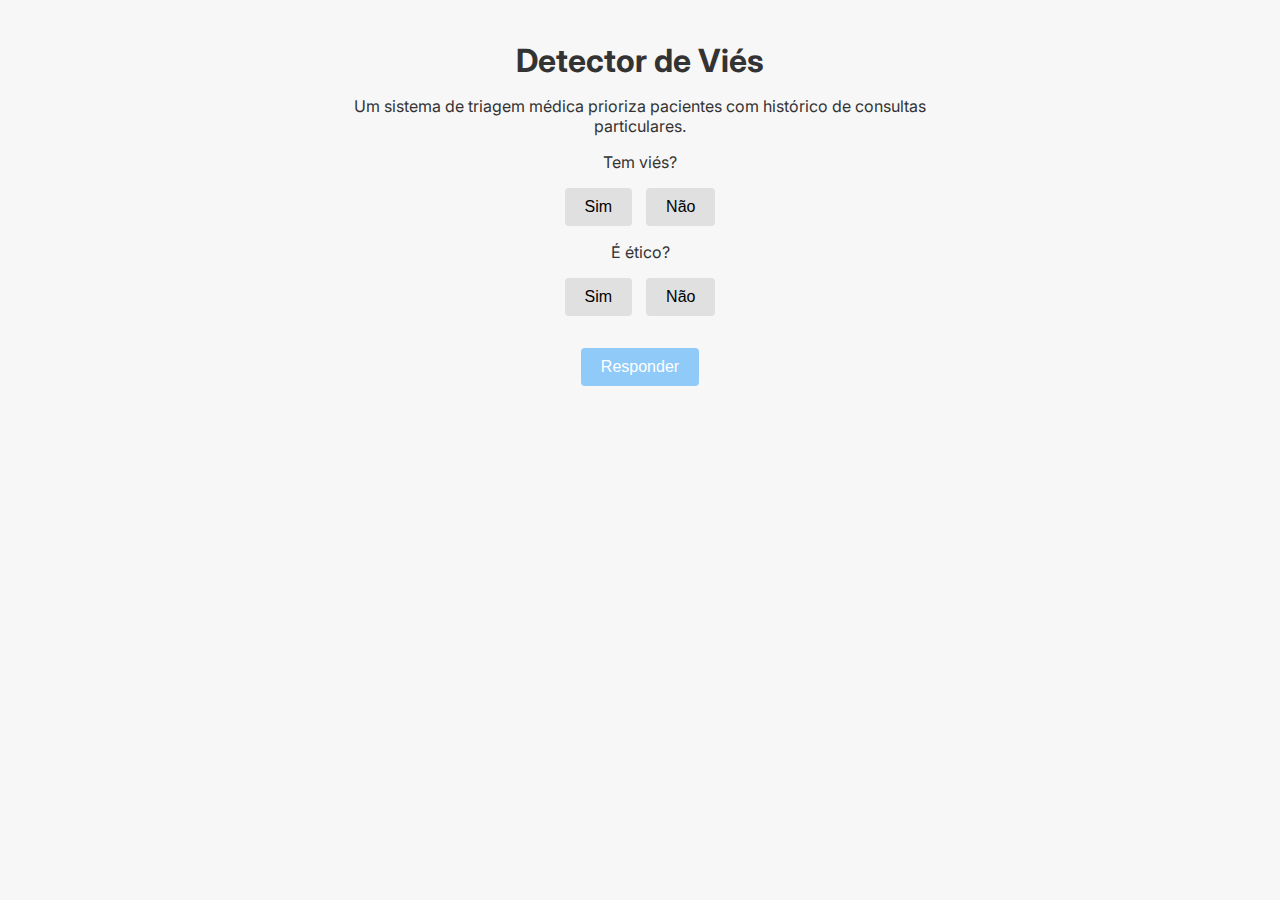
<file: index.html>
<!DOCTYPE html>
<html lang="pt-BR">
<head>
    <meta charset="UTF-8">
    <meta name="viewport" content="width=device-width, initial-scale=1.0">
    <title>Detector de Viés</title>
    <link href="https://fonts.googleapis.com/css2?family=Inter:wght@400;700&display=swap" rel="stylesheet">
    <link rel="stylesheet" href="style.css">
</head>
<body>
    <div class="container">
        <h1>Detector de Viés</h1>
        <div id="quiz">
            <p id="case-text"></p>
            <div class="question">
                <p>Tem viés?</p>
                <div class="options">
                    <button class="bias" data-answer="sim">Sim</button>
                    <button class="bias" data-answer="nao">Não</button>
                </div>
            </div>
            <div class="question">
                <p>É ético?</p>
                <div class="options">
                    <button class="ethic" data-answer="sim">Sim</button>
                    <button class="ethic" data-answer="nao">Não</button>
                </div>
            </div>
            <button id="submit" disabled>Responder</button>
            <div id="feedback" class="hidden"></div>
            <button id="next" class="hidden">Próximo caso</button>
        </div>
        <div id="end" class="hidden">
            <h2>Obrigado por jogar!</h2>
            <p>
            Quer entender como a inteligência artificial impacta nossa vida? Ouça o episódio do podcast Fio da Meada sobre ética na IA e leia um texto com reflexões críticas sobre o tema.
            </p>


            <p><a id="podcast-link" href="https://open.spotify.com/episode/3878IsH1BZDOSS4dgDJCL1" target="_blank">Ouça o podcast</a></p>
            <p><a id="divulgacao-link" href="divulgacao.html">Ler material de divulgação sobre ética na IA</a></p>
            <ul id="sources"></ul>
        </div>
    </div>
    <script src="script.js"></script>
</body>
</html>
</file>
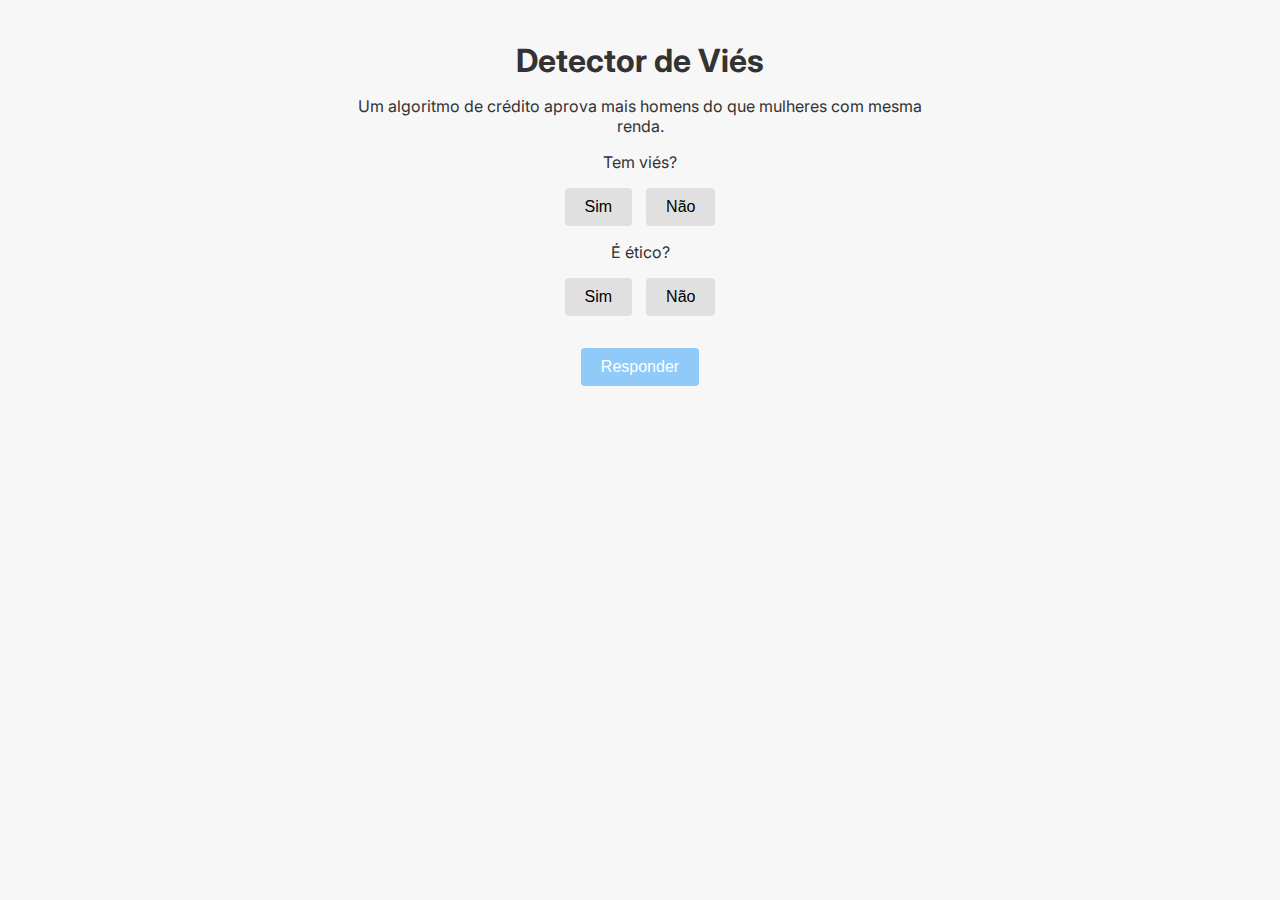
<file: etica-ia-jogo/index.html>
<!DOCTYPE html>
<html lang="pt-BR">
<head>
    <meta charset="UTF-8">
    <meta name="viewport" content="width=device-width, initial-scale=1.0">
    <title>Detector de Viés</title>
    <link href="https://fonts.googleapis.com/css2?family=Inter:wght@400;700&display=swap" rel="stylesheet">
    <link rel="stylesheet" href="style.css">
</head>
<body>
    <div class="container">
        <h1>Detector de Viés</h1>
        <div id="quiz">
            <p id="case-text"></p>
            <div class="question">
                <p>Tem viés?</p>
                <div class="options">
                    <button class="bias" data-answer="sim">Sim</button>
                    <button class="bias" data-answer="nao">Não</button>
                </div>
            </div>
            <div class="question">
                <p>É ético?</p>
                <div class="options">
                    <button class="ethic" data-answer="sim">Sim</button>
                    <button class="ethic" data-answer="nao">Não</button>
                </div>
            </div>
            <button id="submit" disabled>Responder</button>
            <div id="feedback" class="hidden"></div>
            <button id="next" class="hidden">Próximo caso</button>
        </div>
        <div id="end" class="hidden">
            <h2>Obrigado por jogar!</h2>
            <p>Para saber mais sobre ética em IA, ouça o nosso podcast e confira as fontes abaixo.</p>
            <p><a id="podcast-link" href="https://open.spotify.com" target="_blank">Ouça o podcast</a></p>
            <ul id="sources"></ul>
        </div>
    </div>
    <script src="script.js"></script>
</body>
</html>
</file>
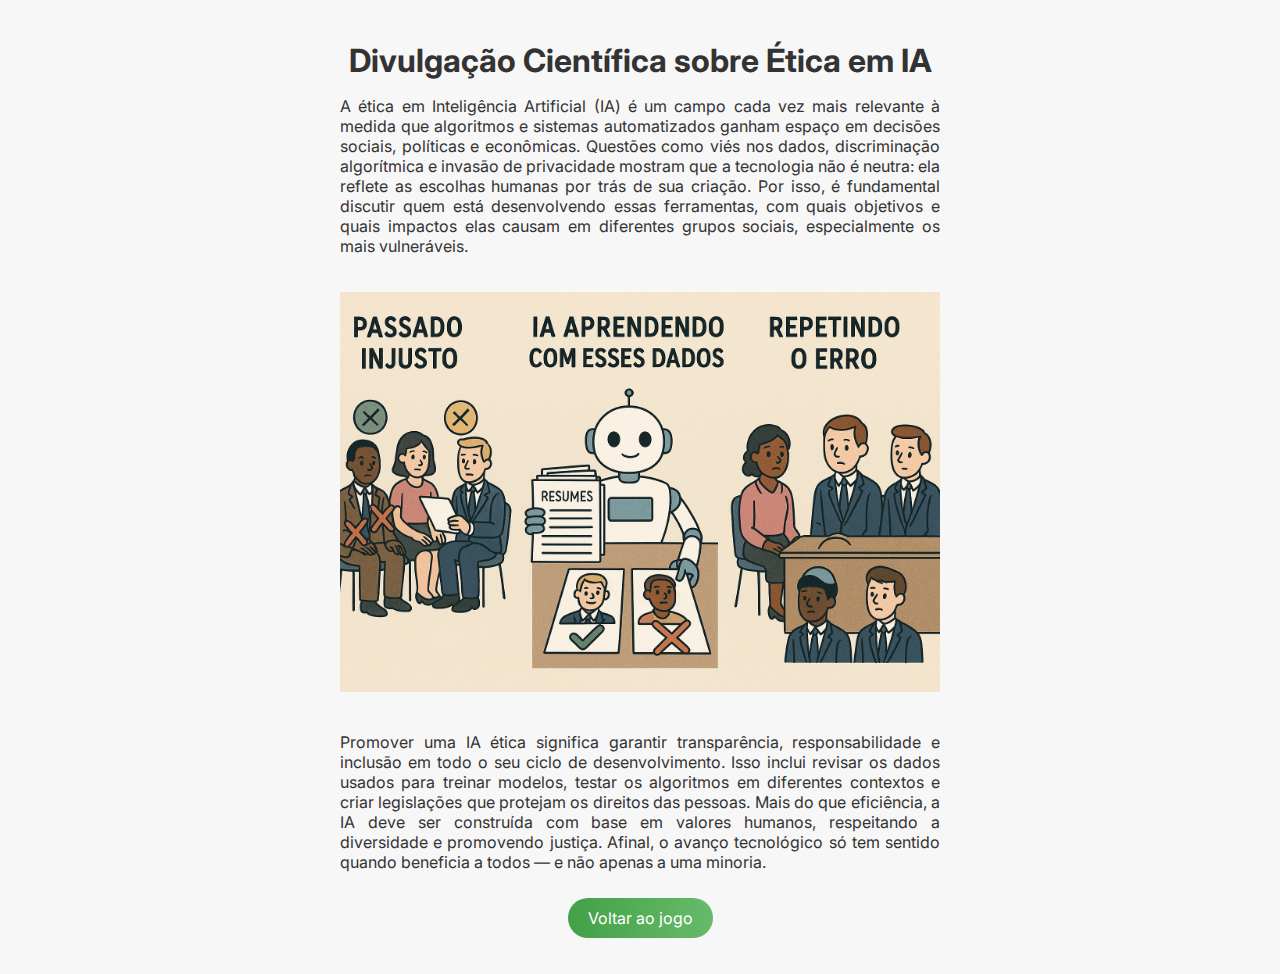
<file: divulgacao.html>
<!DOCTYPE html>
<html lang="pt-BR">
<head>
    <meta charset="UTF-8">
    <meta name="viewport" content="width=device-width, initial-scale=1.0">
    <title>Divulgação Científica: Ética em IA</title>
    <link href="https://fonts.googleapis.com/css2?family=Inter:wght@400;700&display=swap" rel="stylesheet">
    <link rel="stylesheet" href="style.css">
</head>
<body>
    <div class="container">
        <h1>Divulgação Científica sobre Ética em IA</h1>
        <p style="text-align: justify;">A ética em Inteligência Artificial (IA) é um campo cada vez mais relevante à medida que algoritmos e sistemas automatizados ganham espaço em decisões sociais, políticas e econômicas. Questões como viés nos dados, discriminação algorítmica e invasão de privacidade mostram que a tecnologia não é neutra: ela reflete as escolhas humanas por trás de sua criação. Por isso, é fundamental discutir quem está desenvolvendo essas ferramentas, com quais objetivos e quais impactos elas causam em diferentes grupos sociais, especialmente os mais vulneráveis.</p>
        
            <img src="imgIA.png" alt="Imagem ilustrativa" class="promo-img">
        
        <p style="text-align: justify;">Promover uma IA ética significa garantir transparência, responsabilidade e inclusão em todo o seu ciclo de desenvolvimento. Isso inclui revisar os dados usados para treinar modelos, testar os algoritmos em diferentes contextos e criar legislações que protejam os direitos das pessoas. Mais do que eficiência, a IA deve ser construída com base em valores humanos, respeitando a diversidade e promovendo justiça. Afinal, o avanço tecnológico só tem sentido quando beneficia a todos — e não apenas a uma minoria.</p>
        <p><a href="index.html" id="divulgacao-link">Voltar ao jogo</a></p>
    </div>
</body>
</html>
</file>
<file: style.css>
body {
    font-family: 'Inter', sans-serif;
    background-color: #f7f7f7;
    margin: 0;
    padding: 0;
    color: #333;
}

.container {
    max-width: 600px;
    margin: 0 auto;
    padding: 20px;
    text-align: center;
}

h1 {
    font-size: 2rem;
    margin-bottom: 1rem;
}

.question {
    margin: 1rem 0;
}

.options button {
    font-size: 1rem;
    padding: 10px 20px;
    margin: 0 5px;
    border: none;
    border-radius: 4px;
    cursor: pointer;
    background-color: #e0e0e0;
}

.options button.active {
    background-color: #4caf50;
    color: #fff;
}

#submit, #next {
    padding: 10px 20px;
    font-size: 1rem;
    margin-top: 1rem;
    border: none;
    border-radius: 4px;
    cursor: pointer;
    background-color: #2196f3;
    color: #fff;
}

#submit[disabled] {
    background-color: #90caf9;
    cursor: not-allowed;
}

.hidden {
    display: none;
}

#feedback {
    margin-top: 1rem;
}
#podcast-link, #divulgacao-link {
    display: inline-block;
    padding: 10px 20px;
    margin-top: 10px;
    color: #fff;
    text-decoration: none;
    border-radius: 30px;
    background: linear-gradient(90deg, #43a047, #66bb6a);
}
#podcast-link:hover, #divulgacao-link:hover {
    background: linear-gradient(90deg, #388e3c, #4caf50);
}

.promo-img {
    max-width: 100%;
    height: auto;
    margin: 20px 0;
}
</file>
<file: etica-ia-jogo/style.css>
body {
    font-family: 'Inter', sans-serif;
    background-color: #f7f7f7;
    margin: 0;
    padding: 0;
    color: #333;
}

.container {
    max-width: 600px;
    margin: 0 auto;
    padding: 20px;
    text-align: center;
}

h1 {
    font-size: 2rem;
    margin-bottom: 1rem;
}

.question {
    margin: 1rem 0;
}

.options button {
    font-size: 1rem;
    padding: 10px 20px;
    margin: 0 5px;
    border: none;
    border-radius: 4px;
    cursor: pointer;
    background-color: #e0e0e0;
}

.options button.active {
    background-color: #4caf50;
    color: #fff;
}

#submit, #next {
    padding: 10px 20px;
    font-size: 1rem;
    margin-top: 1rem;
    border: none;
    border-radius: 4px;
    cursor: pointer;
    background-color: #2196f3;
    color: #fff;
}

#submit[disabled] {
    background-color: #90caf9;
    cursor: not-allowed;
}

.hidden {
    display: none;
}

#feedback {
    margin-top: 1rem;
}
#podcast-link, #divulgacao-link {
    display: inline-block;
    padding: 10px 20px;
    margin-top: 10px;
    color: #fff;
    text-decoration: none;
    border-radius: 30px;
    background: linear-gradient(90deg, #43a047, #66bb6a);
}
#podcast-link:hover, #divulgacao-link:hover {
    background: linear-gradient(90deg, #388e3c, #4caf50);
}

.promo-img {
    max-width: 100%;
    height: auto;
    margin: 20px 0;
}
</file>
